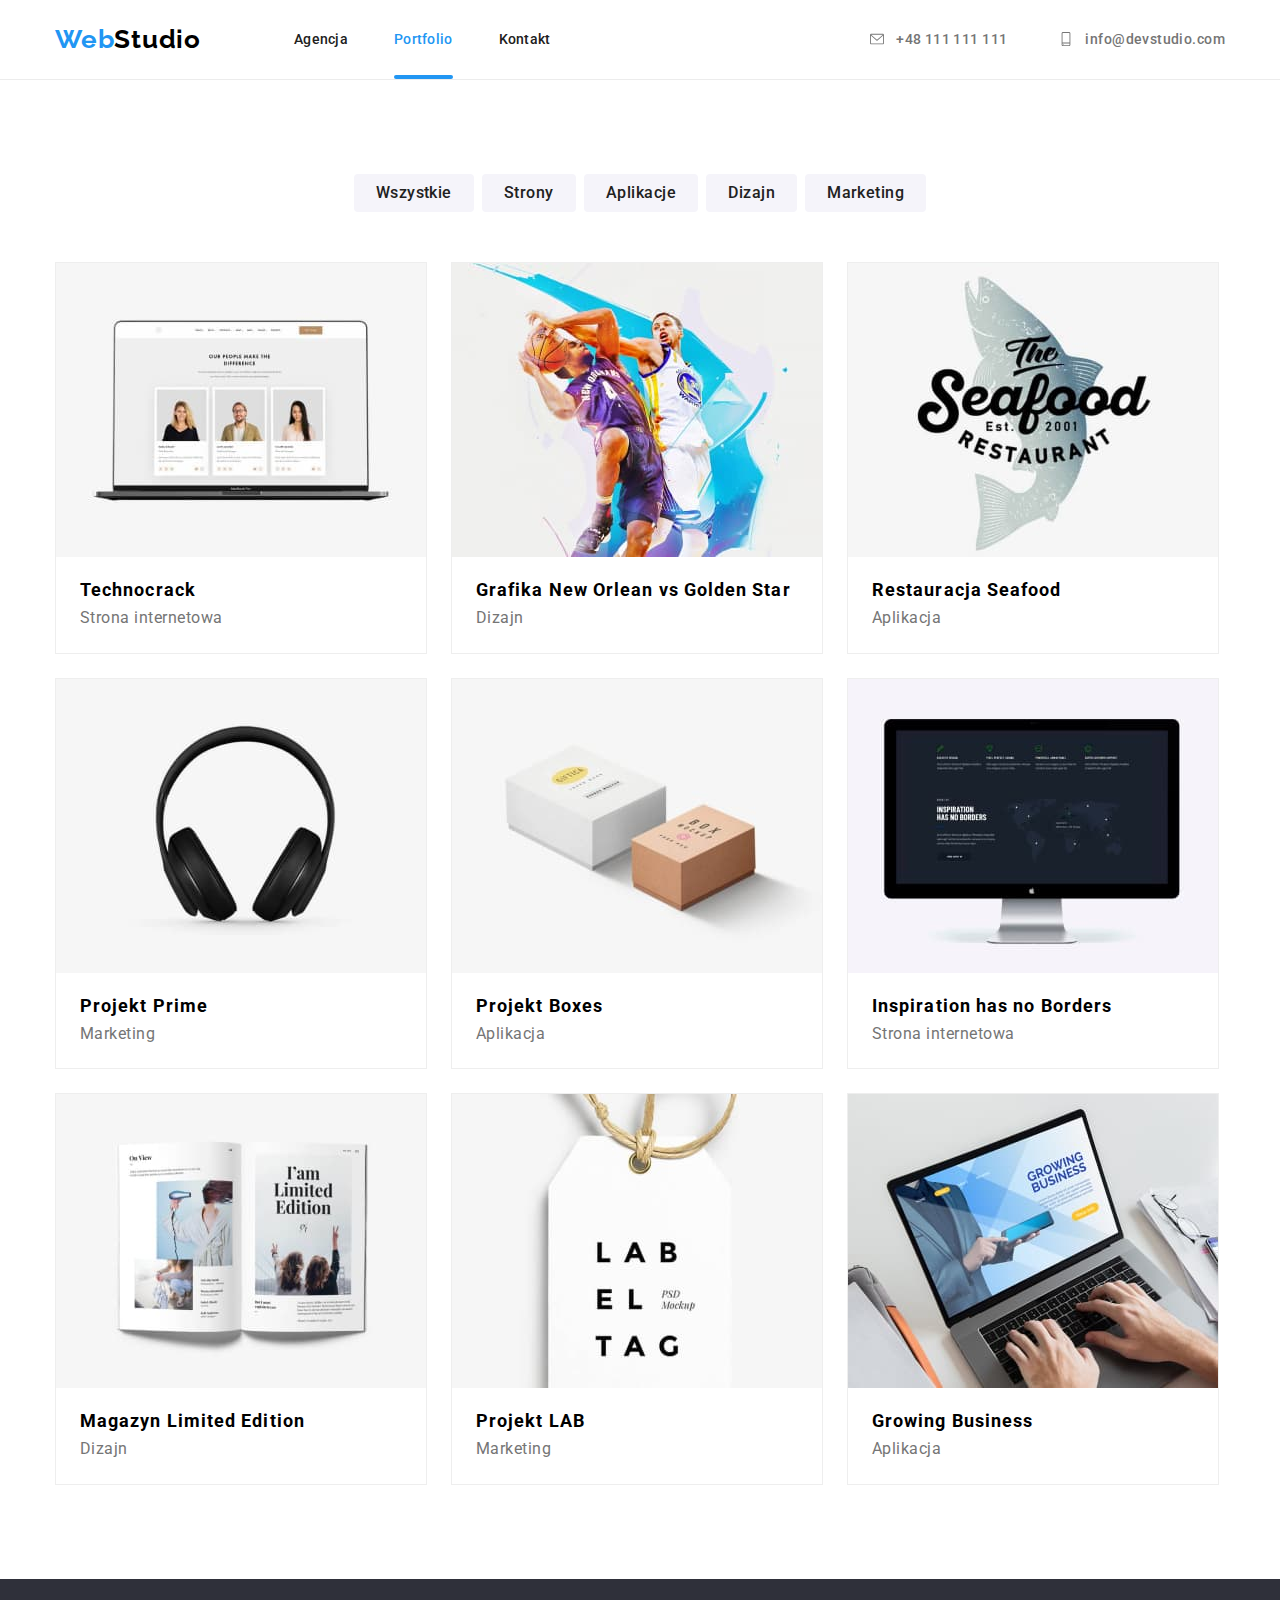
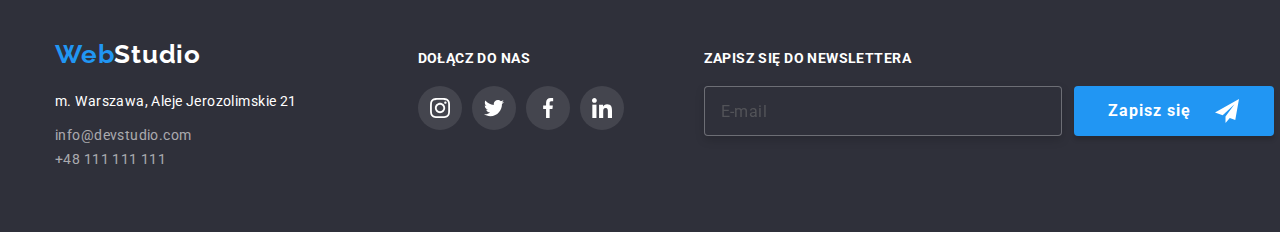
<file: portfolio.html>
<!DOCTYPE html>
<html lang="en">
   <head>
      <meta charset="UTF-8" />
      <meta http-equiv="X-UA-Compatible" content="IE=edge" />
      <meta name="viewport" content="width=device-width, initial-scale=1.0" />
      <link rel="stylesheet" href="https://cdnjs.cloudflare.com/ajax/libs/modern-normalize/1.0.0/modern-normalize.min.css"/>
      <title>Portfolio</title>
      <link href="css/style.css" rel="stylesheet" />
      <link rel="preconnect" href="https://fonts.googleapis.com" />
      <link rel="preconnect" href="https://fonts.gstatic.com" crossorigin />
      <link
        href="https://fonts.googleapis.com/css2?family=Raleway:wght@700&family=Roboto:wght@400;500;700;900&display=swap"
        rel="stylesheet"/>
       
    </head>
  <body>
 
    <header class="header">
      <div class="container container--row">     
          <a class="company-name link" href="index.html"><span class="company-name--web-color">Web</span>Studio</a>

            <nav class="header__navigation">
              <ul class="header-list">
                <li class="header-list__item">
                  <a class="header-list__link link " href="index.html">Agencja</a>
                </li>
                <li class="header-list__item">
                  <a class="header-list__link link after" href="portfolio.html">Portfolio</a>
                </li>
                <li class="header-list__item">
                  <a class="header-list__link link" href="#contact">Kontakt</a>
                </li>
              </ul>
            </nav>
           
            <ul class="contact-list section-right">
              <li class="contact-list__item">
                
                  <a class="contact-list__link" href="tel:+48111111111"><svg class="contact-list__icon">
                    <use href="./images/icons.svg#icon-envelope"></use></svg>+48 111 111 111</a>
              </li>
                <li class="contact-list__item">          
                <a class="contact-list__link" href="mailto:info@devstudio.com"><svg class="contact-list__icon">
                  <use href="./images/icons.svg#icon-smartphone"></use></svg>         
                  info@devstudio.com</a>
              </li>
            </ul>
         </div>
      </header>

    <main>
      <section class="section category-menu">
        <div class="container">
          <ul class="category-menu__list">
            <li class="category-menu__button"><button class="active-btn link button" type="button">Wszystkie</button></li>
            <li class="category-menu__button"><button class="active-btn link button" type="button">Strony</button></li>
            <li class="category-menu__button"><button class="active-btn link button" type="button">Aplikacje</button></li>
            <li class="category-menu__button"><button class="active-btn link button" type="button">Dizajn</button></li>
            <li class="category-menu__button"><button class="active-btn link button" type="button">Marketing</button></li>
          </ul>
      </div>
      </section>

      <section class="categories section ">
        <div class="container">
        <ul class="categories__list">
          <li class="categories__item">             
              <a class="categories__link" href="/">
               <div class="categories__card">
                <img class="categories__img"
                src="images/technocrack.jpg"
                alt="Laptop"
                width="370"
                height="294"/>
                <div class="categories__overlay">
                  <p class="categories__description">Technocrack jest popularną platformą wykorzystywaną do rozpowszechniania koronawirusa. Firmy wykorzystują tę platformę do celów szpiegowskich i ataków na niezabezpieczone serwery konkurencji</p>
                </div>
              </div>
              <div class="categories__caption">
                <p class="categories__title">Technocrack</p>
                <p class="categories__subtitle">Strona internetowa</p>
              </div>
            </a>
           
          
          </li>
          <li class="categories__item">           
           
              <a class="categories__link" href="/">
               <div class="categories__card">
                <img class="categories__img"
                src="images/basketball.jpg"
                alt="basketball"
                width="370"
                height="294"/>
                <div class="categories__overlay">
                  <p class="categories__description">Technocrack jest popularną platformą wykorzystywaną do rozpowszechniania koronawirusa. Firmy wykorzystują tę platformę do celów szpiegowskich i ataków na niezabezpieczone serwery konkurencji</p>
                </div>
              </div>
              <div class="categories__caption">
                <p class="categories__title">Grafika New Orlean vs Golden Star</p>
                <p class="categories__subtitle">Dizajn</p>
              </div>
            
            </a>
          </li>
          <li class="categories__item">            
          
              <a class="categories__link" href="/">
               <div class="categories__card">
                <img class="categories__img"
                src="images/restaurant.jpg"
                alt="restaurant"
                width="370"
                height="294"/>
                <div class="categories__overlay">
                  <p class="categories__description">Technocrack jest popularną platformą wykorzystywaną do rozpowszechniania koronawirusa. Firmy wykorzystują tę platformę do celów szpiegowskich i ataków na niezabezpieczone serwery konkurencji</p>
                </div>
            </div>       
            <div class="categories__caption">
                <p class="categories__title">Restauracja Seafood</p>
                <p class="categories__subtitle">Aplikacja</p>
              </div>
            </a>
          
            
          </li>
          <li class="categories__item">
           
           
              <a class="categories__link" href="/">
               <div class="categories__card">
                <img class="categories__img"
                src="images/headphones.jpg"
                alt="headphones"
                width="370"
                height="294"/>
                <div class="categories__overlay">
                  <p class="categories__description">Technocrack jest popularną platformą wykorzystywaną do rozpowszechniania koronawirusa. Firmy wykorzystują tę platformę do celów szpiegowskich i ataków na niezabezpieczone serwery konkurencji</p>
                </div>
              </div>
              <div class="categories__caption">
                <p class="categories__title">Projekt Prime</p>
                <p class="categories__subtitle">Marketing</p>
              </div>
            </a>
            
           
          </li>
          <li class="categories__item">
            
    
              <a class="categories__link" href="/">
               <div class="categories__card">
                <img class="categories__img"
                src="images/boxes.jpg"
                alt="categories__card"
                width="370"
                height="294"/>
                <div class="categories__overlay">
                  <p class="categories__description">Technocrack jest popularną platformą wykorzystywaną do rozpowszechniania koronawirusa. Firmy wykorzystują tę platformę do celów szpiegowskich i ataków na niezabezpieczone serwery konkurencji</p>
                </div>
              </div>
              <div class="categories__caption">
                <p class="categories__title">Projekt Boxes</p>
                <p class="categories__subtitle">Aplikacja</p>
              </div>
            </a>
    
            
          </li>
          <li class="categories__item">
            
          
              <a class="categories__link" href="/">
               <div class="categories__card">
                <img class="categories__img"
                src="images/inspiration.jpg"
                alt="inspiration"
                width="370"
                height="294"/>
                <div class="categories__overlay">
                  <p class="categories__description">Technocrack jest popularną platformą wykorzystywaną do rozpowszechniania koronawirusa. Firmy wykorzystują tę platformę do celów szpiegowskich i ataków na niezabezpieczone serwery konkurencji</p>
                </div>
              </div>
              <div class="categories__caption">
                <p class="categories__title">Inspiration has no Borders</p>
                <p class="categories__subtitle">Strona internetowa</p>
              </div>
            </a>
         
            
          </li>
          <li class="categories__item">
            
          
              <a class="categories__link" href="/">
               <div class="categories__card">
                <img class="categories__img"
                src="images/magazine.jpg"
                alt="magazine"
                width="370"
                height="294"/>
                <div class="categories__overlay">
                  <p class="categories__description">Technocrack jest popularną platformą wykorzystywaną do rozpowszechniania koronawirusa. Firmy wykorzystują tę platformę do celów szpiegowskich i ataków na niezabezpieczone serwery konkurencji</p>
                </div>
              </div>
              <div class="categories__caption">
                <p class="categories__title">Magazyn Limited Edition</p>
                <p class="categories__subtitle">Dizajn</p>
              </div>
            </a>
       
            
          </li>
          <li class="categories__item">
            
     
              <a class="categories__link" href="/">
               <div class="categories__card">
                <img class="categories__img"
                src="images/projectlab.jpg"
                alt="projectlab"
                width="370"
                height="294"/>
                <div class="categories__overlay">
                  <p class="categories__description">Technocrack jest popularną platformą wykorzystywaną do rozpowszechniania koronawirusa. Firmy wykorzystują tę platformę do celów szpiegowskich i ataków na niezabezpieczone serwery konkurencji</p>
                </div>
              </div>
              <div class="categories__caption">
                <p class="categories__title">Projekt LAB</p>
                <p class="categories__subtitle">Marketing</p>
              </div>
            </a>
   
            
          </li>
          <li class="categories__item">
            

              <a class="categories__link" href="/">
               <div class="categories__card">
                <img class="categories__img"
                src="images/business.jpg"
                alt="business"
                width="370"
                height="294"/>
                <div class="categories__overlay">
                  <p class="categories__description">Technocrack jest popularną platformą wykorzystywaną do rozpowszechniania koronawirusa. Firmy wykorzystują tę platformę do celów szpiegowskich i ataków na niezabezpieczone serwery konkurencji</p>
                </div>
              </div>
              <div class="categories__caption">
                <p class="categories__title">Growing Business</p>
                <p class="categories__subtitle">Aplikacja</p>
              </div>
            </a>

            
           </li>
        </ul>
      </section>
    </main>   
    <footer class="footer-section">

      <div class="container container--footer">
                <div class="left-side-footer">
                      <a class="company-name link" href="index.html"><span class="company-name--web-color">Web</span><span class="company-name--studio-color">Studio</span></a>
              <address class="footer-section__address" id="contact">
                <p class="footer-section__description">m. Warszawa, Aleje Jerozolimskie 21</p>
                <p><a class="footer-section__link" href="mailto:info@devstudio.com">info@devstudio.com<a></p>
                <p><a class="footer-section__link" href="tel:+48111111111">+48 111 111 111</a></p>
              </address>
         </div>
    
         <div class="join-us">
          <p class="join-us__header">DOŁĄCZ DO NAS</p>
            <ul class="join-us__list">
              <li class="join-us__item">
                <a class="join-us__links join-us__links--footer" href="https://www.instagram.com/" target="_blank"><svg class="join-us__svg" width="20px" height="20px">
                  <use class="join-us__icon" href="./images/icons.svg#icon-instagram" x="50%" y="50%"></use></svg>
                </a>
              </li>
              <li class="join-us__item">
                <a class="join-us__links join-us__links--footer" href="https://www.instagram.com/" target="_blank"><svg class="join-us__svg" width="20px" height="20px">
                  <use class="join-us__icon" href="./images/icons.svg#icon-twitter" x="50%" y="50%"></use></svg></a>
              </li>
              <li class="join-us__item">
                <a class="join-us__links join-us__links--footer" href="https://www.instagram.com/" target="_blank"><svg class="join-us__svg" width="20px" height="20px">
                    <use class="join-us__icon" href="./images/icons.svg#icon-facebook" x="50%" y="50%"></use></svg>
                  </a>
              </li>
              <li class="join-us__item">
                <a class="join-us__links join-us__links--footer" href="https://www.instagram.com/" target="_blank"><svg class="join-us__svg" width="20px" height="20px">
                  <use class="join-us__icon" href="./images/icons.svg#icon-linkedin" x="50%" y="50%"></use></svg>
                </a>
              </li>
            </ul>
        </div>
    
        <form name="footer-form" autocomplete="on" novalidate>
          <p class="footer-form__header">Zapisz się do newslettera</p>
            <label class="footer__label">
              <div class="footer-form__group">
                <input class="footer-form__input" type="email" name="email" placeholder="E-mail"/>     
                <button class="submit-button" type="submit">Zapisz się<svg class="submit-button__svg" width="24px" height="24px"> <use class="submit-button__icon" href="./images/icons.svg#icon-icon-send" x="50%" y="50%"></use> </svg></button>
              </div>
            </label>   
        </form>
    
      
      </div>
    </footer>
    <script src="./js/modal.js"></script>
  </body>
</html>
</file>
<file: css/style.css>
:root {
  --active-color: #2196f3;
  --second-background: #2f303a;
  --third-background: #f5f4fa;
  --main-font-color: #757575;
  --second-font-color: #212121;
  --button-background: #f5f4fa;
}
body {
  font-family: "Roboto", sans-serif, "Raleway", sans-serif;
  color: var(--second-font-color);
  box-sizing: border-categories__card;
font-size:14px;
letter-spacing: 0.3em;
}
li {
  list-style: none;
}

h1,
h2,
h3,
h4,
h5,
h6,
p {
  margin: 0;
}
img {
  display: block;
  max-width: 100%;
  height: auto;
}
ul,
ol {
  list-style: none;
  padding-left: 0;
  margin: 0;
}
a {
  text-decoration: none;
}
address {
  font-style: normal;
}
button {
  display: block;
  cursor: pointer;
  border: none;
  border-radius: 4px;
}
form{
  display:flex;
  flex-direction: column;
}
.section {
  padding-top: 94px;
  padding-bottom: 94px;
}

.container {
  width: 1200px;
  margin: 0 auto;
  padding: 0 15px;
}

/* ====== SAME COMPONENTS ====== */

.company-name--web-color {
  color: var(--active-color);
}
.company-name {
  font-family: "Raleway", sans-serif;
  font-weight: 700;
  font-size: 26px;
  line-height: 1.192;
  color: #000000;
  letter-spacing: 0.03em;
}

.link {
  cursor: pointer;
  text-decoration: none;
}

.logo {
  width: 145px;
  height: 31px;
}
.section {
  padding: 94px 15px;
}
/* ====== END SAME COMPONENTS ====== */

/* ====== HEADER ====== */
.header{
  display: flex;
  align-items: center;
  height: 80px;
  border-bottom: 1px solid #ececec;

}

.container--row{
    display: flex;
  align-items:center;
}

.header-list__item {
  text-decoration: none;
  font-weight: 500;
  font-size: 14px;
  line-height: 1.143;
  letter-spacing: 0.02em;
  position: relative;
}

.header-list{
  display: flex;
  gap: 46px ;
}

.header-list__link {
  color: var(--second-font-color);
  text-decoration: none;
  transition-property: color;
  transition-duration: 250ms;
  transition-timing-function:cubic-bezier(0.4, 0, 0.2, 1);

}
.header-list__link:hover,
.header-list__link:focus {
  color: var(--active-color);
}

.after{
  color: var(--active-color);
  position: relative;
}
.after::after{
content: "";
display: block;
width: 100%;
background-color:var(--active-color);
height: 4px;
position: absolute;
border-radius: 4px;
margin-top: 28px;
}

.header__navigation{
  margin-left: 93px;
}

.section-right{
   margin-left:auto;
   display: flex;
   gap: 50px;
}
.contact-list__item {
  display: inline-block;
  text-decoration: none;
  font-weight: 500;
  font-size: 14px;
  line-height: 1.143;
  color: var(--main-font-color);
  letter-spacing: .03em;
  justify-content: space-between; 

  
}
.contact-list__link {
  color: var(--main-font-color);
  text-decoration: none;
  display:flex;
  gap:10px;
  align-items: center;
  transition-property: color;
  transition-duration: 250ms;
  transition-timing-function:cubic-bezier(0.4, 0, 0.2, 1);
}
.contact-list__link:hover,
.contact-list__link:focus{
  color: var(--active-color);
}

.contact-list__icon{
  fill: currentColor;
  transition-property: fill;
  transition-duration: 250ms;
  transition-timing-function:cubic-bezier(0.4, 0, 0.2, 1);
}


 .contact-list__icon{
  width: 18px;
  height: 14px;
   }


/* ====== END HEADER ====== */

/* ====== MAIN SECTION ====== */

.main-section {
  background-color: var(--second-background);
  background-image: linear-gradient(90deg, rgba(47, 48, 58, 0.4) 0%, rgba(47, 48, 58, 0.4) 0%), url('../images/header-background-image.jpg');
  background-size: cover;
  background-repeat: no-repeat;
  height: 600px;
  max-width: 1600px;
  margin:0 auto;
  padding:200px 0;
}
.main-section__title {
  color: #ffffff;
  width: 696px;
  text-align: center;
  margin: 0 auto;
  letter-spacing: 0.06em;
  font-size: 44px;
  font-weight: 900;
  margin-bottom: 30px;
}

.main-section__button .link {
  display: flex;
  color: #ffffff;
  background-color: var(--active-color);
  font-weight: 700;
  border: none;
  letter-spacing: 0.06em;
  font-size: 16px;;
  border-radius: 4px;
   min-width: 200px;
  align-items: center;
  padding: 18px 41px;
align-items: center;
text-align: center;
margin:0 auto;
justify-content: center;
}
/* ====== END MAIN SECTION ====== */

/* ====== ASSETS SECTION ====== */
.assets-section{
   padding: 94px 0px;
}
.assets-section__list {
  display: flex;
  gap:30px;
}

.assets-section__group{
  background-color: #F5F4FA;
  border-radius: 4px;
  height:120px;
  width:270px;
  display: flex;
  justify-content: center;
  align-items: center;
  position: relative;
}

.assets-section__icon{
  position: absolute;
  top: 50%;
  left: 50%;
  transform: translate(-50%, -50%);
 }

.assets-section__header {
  font-size: 14px;
  line-height: 1.143;
  letter-spacing: 0.03em;
  margin-top:30px;
  margin-bottom:10px;
  font-weight: 700;
  font-family: 'Roboto';
  color: #212121;
}
.assets-section__description {
  font-size: 14px;
  line-height: 1.714;
  letter-spacing: .03em;
  color: var(--main-font-color);
  font-weight: 400;
  font-family: "Roboto";
}
.assets-section__item {
  justify-content: space-between;
  flex-direction: column;
}

/* ====== END ASSETS SECTION ====== */

/* ====== SERVICE SECTION ====== */

.service__header {
  font-weight: 700;
  font-size: 36px;
  line-height: 1.167;
  text-align: center;
  margin-bottom: 50px;
  letter-spacing: 0.03em;
  color: #212121;
}
.service {
  padding-top: 0px;
}
.service__list {
  display: flex;
  justify-content: space-between;
  padding-inline-start: 0px;
}

.service__thumb{
  position: relative;
}
.service__image{
  display: block;
}

.service__description{
  font-family: 'Roboto';
  font-weight: 700;
  font-size: 14px;
  line-height: 1.142;
  letter-spacing: 0.03em;
  text-transform: uppercase;
  color: #FFFFFF;
  height: 70px;
  width: 370px;
  background: rgba(47, 48, 58, 0.8);
  position: absolute;
  bottom: 0px;
  display: flex;
  align-items: center;
  justify-content: center;
}

/* ====== END SERVICE SECTION ====== */

/* ====== TEAM SECTION ====== */
.our-team {
  background-color: var(--third-background);
  padding: 94px 0px;
}
.our-team__list {
  display: flex;
  gap: 30px;
}
.our-team__header {
  font-size: 36px;
  line-height: 1.167;
  text-align: center;
  margin-bottom: 50px;
  font-family:"Roboto";
  letter-spacing: 0.03em;
  color: #212121;
  font-weight: 700;
}
.our-team__name {
  font-family:"Roboto";
  font-weight: 500;
  font-size: 16px;
  line-height: 1.188;
  color: #212121;
  letter-spacing: 0.03em;
}
.our-team__occupation {
  font-family:"roboto";
  font-weight: 400;
  font-size: 16px;
  line-height: 1.188;
  color: var(--main-font-color);
  margin-top: 10px;
  letter-spacing: 0.03em;
}
.our-team__item {
  background-color: var(--third-background);
  box-shadow: 0px 1px 3px rgba(0, 0, 0, 0.12), 0px 1px 1px rgba(0, 0, 0, 0.14), 0px 2px 1px rgba(0, 0, 0, 0.2);
  border-radius: 0px 0px 4px 4px;
  background-color: #ffffff;
  margin: 0 auto;
}

.our-team__item:hover,
.our-team__item:focus{
  box-shadow: 0px 1px 3px rgba(0, 0, 0, 0.25), 0px 1px 1px rgba(0, 0, 0, 0.25), 0px 2px 1px rgba(0, 0, 0, 0.25);
  border-radius: 0px 0px 4px 4px;  
}

.our-team__description {
  text-align: center;
  padding: 30px 0px;
}
.social{
  display:flex;
  justify-content:center;
  gap:10px;
  margin-top:16px;
}

.social__link{
  display: flex;
  align-items: center;
  justify-content: center;
  width: 44px;
  height: 44px;
  border-radius: 50%;
  position: relative;
  color:#AFB1B8;
  transition-property:background-color;
transition-duration: 250ms;
transition-timing-function:cubic-bezier(0.4, 0, 0.2, 1)

}
.social__svg{
fill: currentColor;
transition-property:color, background-color;
transition-duration: 250ms;
transition-timing-function:cubic-bezier(0.4, 0, 0.2, 1)
}

.social__link:hover,
.social__link:focus{
  background-color: var(--active-color);
  color:#fff
}

.social__svg:hover, 
.social__svg:focus{
  fill:#ffffff
}

.social__icon{
  transition-property: fill;
transition-duration: 250ms;
transition-timing-function:cubic-bezier(0.4, 0, 0.2, 1);
position: absolute;
top: 50%;
left: 50%;
transform: translate(-50%, -50%);
}

.social__icon:hover,
.social__icon:focus{
  fill:#ffffff 
}

/* ====== END TEAM SECTION ====== */

/* ====== CUSTOMERS SECTION ====== */
.customers{
padding: 94px 0px;
}

.customers__list{
  display: flex;
  gap: 30px;

}
.customers__link{
  border: 1px solid currentColor;
  border-radius: 4px ;
  color:#AFB1B8 ;
  width: 170px;
  height: 92px;
  display: flex;
  justify-content: center;
  align-items: center;
  transition-property: color;
  transition-duration: 250ms;
  transition-timing-function:cubic-bezier(0.4, 0, 0.2, 1)
}

.customers__link:hover,
.customers__link:focus{
  color: var(--active-color);
 
}

.customers__icon{
  fill: currentColor;
  transition-property: fill;
transition-duration: 250ms;
transition-timing-function:cubic-bezier(0.4, 0, 0.2, 1);
position: absolute;
top: 50%;
left: 50%;
transform: translate(-50%, -50%);
display:flex
}



.customers__header{
  font-size: 36px;
  line-height: 1.167;
  text-align: center;
  font-family:"Roboto";
  letter-spacing: 0.03em;
  color: #212121;
  font-weight: 700;
  margin-bottom: 50px;
  }

/* ====== END CUSTOMERS SECTION ====== */

/* ====== FOOTER SECTION ====== */

.company-name--studio-color {
  color: #ffffff;
}
.container--footer {
   display: flex;
   align-items: baseline;
  gap:70px;
 }
.footer-section {
  background-color: var(--second-background);
  padding: 60px 0px;
}

.left-side-footer{
  min-width: 25%;
}

.footer-section__description {
  font-family: 'Roboto';
  font-size: 14px;
  line-height: 1.714;
  letter-spacing: .03em;
  color: #ffffff;
  padding-top: 20px;
  padding-bottom: 10px;
}

.footer-section__link{
  font-weight: 400;
  text-decoration: none;
  color: rgba(255, 255, 255, 0.6);
  font-family: 'Roboto';
  font-size: 14px;
  line-height: 1.714;
  letter-spacing: 0.03em;
  background-color: var(--second-background);
  transition-property: color;
transition-duration: 250ms;
transition-timing-function:cubic-bezier(0.4, 0, 0.2, 1)
}
.footer-section__link:hover,
.footer-section__link:focus {
  color: var(--active-color);
}


.join-us{
  display:flex;
  flex-direction: column;
}

.join-us__header{
  display: flex;
  flex-direction: row;
  font-size: 14px;
  line-height: 1.167;
  text-align: center;
  margin-bottom: 20px;
  letter-spacing: 0.03em;
  color:#ffffff;
  font-weight: 700;
  }

  .join-us__list{
    display: flex;
    justify-content:flex-start;
  }
  .join-us__item{
    display:flex;
    justify-content:flex-start;
    margin-right: 10px;
  }
  
  .join-us__links--footer:hover,
  .join-us__links--footer:focus{
  background-color: var(--active-color)
  }

  
  .join-us__icon{
    fill: #ffffff;
    position: absolute;
    top: 50%;
    left: 50%;
    transform: translate(-50%, -50%);
  }
   .join-us__links{
    display:flex;
    justify-content:center;
    padding-inline-start:0px;
    padding-bottom: 20px;
    flex-direction: column;  
  }
  .join-us__links--footer{
    display: flex;
    align-items: center;
    justify-content: center;
    width: 44px;
    height: 44px;
    border-radius: 50%;
    position: relative;
    border-radius: 50% ;
    background-color:rgba(255, 255, 255, 0.1);
    display: flex;
    justify-content: space-evenly;
    transition-property: background-color;
    transition-duration: 250ms;
    transition-timing-function:cubic-bezier(0.4, 0, 0.2, 1)
     }
    .join-us__svg{
     position: absolute;
     top: 50%;
     left: 50%;
     transform: translate(-50%, -50%);
    }

    .footer-form__group{
      display: flex;
      flex-direction: row;
      gap: 12px;
      
    }

 
    .footer-form__header{
      display: flex;
      font-size: 14px;
      line-height: 1.167;
      text-align: center;
      margin-bottom: 20px;
      letter-spacing: 0.03em;
      color:#ffffff;
      font-weight: 700;
      text-transform: uppercase;
      }

     
      .footer-form__input{
        width: 358px;
        height: 50px;
        font-family: 'Roboto';
        font-weight: 400;
        font-size: 16px;
        line-height: 1.25;
        display: flex;
        align-items: center;
        letter-spacing: 0.03em;
        color: rgba(255, 255, 255, 0.6);
        background: #2F303A;
        border: 1px solid rgba(255, 255, 255, 0.3);
        filter: drop-shadow(0px 4px 4px rgba(0, 0, 0, 0.15));
        border-radius: 4px;
        transition-property: border-color;
        transition-duration: 250ms;
        transition-timing-function:cubic-bezier(0.4, 0, 0.2, 1);
        padding-left: 16px;
      }

      .footer-form__input:hover{
        border-color: var(--active-color)
      }


      .submit-button{
        width: 200px;
        height: 50px;
        background: #2196F3;
        box-shadow: 0px 4px 4px rgba(0, 0, 0, 0.15);
        border-radius: 4px;
        font-family: 'Roboto';
        font-weight: 700;
        font-size: 16px;
        line-height: 1.875;
        letter-spacing: 0.06em;
        color: #FFFFFF;
        fill: #FFFFFF;
        display: flex;
        align-items: center;
        gap:24px;
        justify-content: center;
        }

      .submit-button__svg{
        display: flex;
        align-items: center;

      }

      .submit-button__icon{
        transform: translate(-50%, -50%); 
      } 
/* 
      #icon-send.icon-send{
      
      } */

/* ====== END FOOTER SECTION ====== */

/* ====== MODAL WINDOW ====== */

.backdrop{
position:fixed;
width: 100%;
height: 100%;
left: 0px;
top: 0px;
background: rgba(0, 0, 0, 0.2);
transition-property: opacity, visibility;
transition-duration: 250ms;
transition-timing-function:cubic-bezier(0.4, 0, 0.2, 1)
}

.modal{
position: absolute;
width: 528px;
min-height: 581px;
background: #FFFFFF;
box-shadow: 0px 1px 3px rgba(0, 0, 0, 0.12), 0px 1px 1px rgba(0, 0, 0, 0.14), 0px 2px 1px rgba(0, 0, 0, 0.2);
border-radius: 4px;
top: 50%;
left: 50%;
transform: translate(-50%, -50%);
padding-bottom: 40px;
}

.close-btn{
  position:absolute;
  top:8px;
  right:8px;
  width: 30px;
  height: 30px;
  background-color: #FFFFFF;
  border:1px solid rgba(0, 0, 0, 0.1);
  border-radius: 50%;
  cursor:pointer;
  color: #212121;
  font-size: 22px;
  text-align: center;
  display: flex;
  align-items: center;
  justify-content: center;

}

.modal--svg-close{
  display: flex;
  align-items: center;
}

.modal--icon-close{
  transform: translate(-50%, -50%); 
  width:11px;
  height: 11px;
} 

.is-hidden{
  opacity: 0;
  visibility:hidden;
  pointer-events: none;
}


.signup-form__group{
  margin-top: 12px;
  padding-right:40px;
  padding-left:40px;
  display: flex;
  flex-direction: column;
}
.signup-form__header{
font-family: 'Roboto';
font-weight: 700;
font-size: 20px;
line-height: 1.15px;
text-align: center;
letter-spacing: 0.03em;
color: #212121;
margin-top: 40px;
margin-bottom: 15px;
display: flex;
align-items: center;
justify-content: center;
}

.signup-form__container{
  position:relative;
  display:inline-block;
  margin-bottom: 20px;
  margin-top: 12px;
}


.signup-form__description{
  font-family: 'Roboto';
  font-weight: 400;
  font-size: 12px;
  letter-spacing: 0.01em;
  color: #757575;
  position: absolute;
top:-20px;
}

.signup-form__input{
  width:100%;
  border: 1px solid rgba(33, 33, 33, 0.2);
  border-radius: 4px;
  transition:border-color 250ms cubic-bezier(0.4, 0, 0.2, 1);
  height:40px;
  padding-left:42px;
font-family: 'Roboto';
font-weight: 400;
font-size: 12px;
line-height: 1.67;
letter-spacing: 0.01em;
color: rgba(117, 117, 117, 0.5);
}

.signup-form__textarea{
  border: 1px solid rgba(33, 33, 33, 0.2);
  border-radius: 4px;
  padding:12px 16px;
  resize: none;
  font-family: 'Roboto';
  width: 100%;
  font-weight: 400;
  font-size: 12px;
  line-height: 1.67;
  letter-spacing: 0.01em;
  color: rgba(117, 117, 117, 0.5);
  transition:border-color 250ms cubic-bezier(0.4, 0, 0.2, 1);
  }

  .signup-form__textarea:hover,
  .signup-form__textarea:focus{
  outline:none;
  border-color: var(--active-color);
}

::placeholder{
  color: rgba(117, 117, 117, 0.5);
}

.signup-form__svg{
position: absolute;
top:50%;
left: 12px;
transform: translateY(-50%);
transition: fill 250ms cubic-bezier(0.4, 0, 0.2, 1);
}

.signup-form__icon{
width:12px ;
height:12px;
}


.signup-form__input:hover,
.signup-form__input:focus{
  outline:none;
  border-color: var(--active-color);
}

.signup-form__input:hover + .signup-form__svg {
  fill: var(--active-color);
}

.signup-form__input:focus + .signup-form__svg {
  fill: var(--active-color);
}

.submit-modal-button{
  width:200px;
  height:50px;
  background: #2196F3;
  box-shadow: 0px 4px 4px rgba(0, 0, 0, 0.15);
  border-radius: 4px;
  display: flex;
  align-items: center;
  justify-content: center;
  margin:0 auto;
  font-family: 'Roboto';
  font-style: normal;
  font-weight: 700;
  font-size: 16px;
  line-height: 1.88;
  letter-spacing: 0.06em;
  color: #FFFFFF;
  margin-top: 30px;
}

.form-field{
  margin-bottom: 30px;
  margin-left: 55px;
  margin-right: 55px;
}
.form-description{
font-family: 'Roboto';
font-weight: 400;
font-size: 14px;
line-height: 1.71;
letter-spacing: 0.03em;
color: #757575;
filter: drop-shadow(0px 4px 4px rgba(0, 0, 0, 0.25));
padding-left: 4px;
}

.inner {
  padding-left: 40px;
  padding-right: 40px;
  width: 100%;
  display: flex;
  align-items: center;
 }

.privacy-policy{
  text-decoration-line: underline;
  color: #2196F3;
  filter: drop-shadow(0px 4px 4px rgba(0, 0, 0, 0.25));
}

.option {
  display: block;
  margin-bottom: 9px;
  
}

/* Check */

.check {
  padding-left: 32px;
}

.check__input {
  position: absolute;
  clip: rect(0 0 0 0);
  width: 1px;
  height: 1px;
  margin: -1px;
}

.check__box {
  position: absolute;
  margin-top: -5px;
  margin-left: -20px;
  width: 16px;
  height: 15px;
  overflow: hidden;
  border: 2px solid #000000;
  border-radius: 2px;
  background-color: white;
  background-repeat: no-repeat;
  background-position: 50% 50%;
  filter: drop-shadow(0px 4px 4px rgba(0, 0, 0, 0.25));
}

/* Checked */

.check__input:checked + .check__box {
  background-image: url(/images/icon-check.svg);
  border: none;
}

/* Focused */

/* .check__input:focus + .check__box {
  background-image: url(/images/icon-check.svg);
} */

/* Disabled */

.check__input:disabled + .check__box {
  border: 2px solid #000000;
  background-color: white;
}



/* =============== PORTFOLIO PAGE =============== */

/* ====== MENU SECTION ====== */
.category-menu__list{
  display: flex;
  padding-inline-start: 0px;
  justify-content: center;
  gap: 8px;
}
.category-menu__button{
  margin: 0;
  justify-content: center;
  align-items: center;
 
}

.button {
  background-color: var(--button-background);
  font-family: 'Roboto';
  font-size: 16px;
  line-height: 1.625;
  color: var(--second-font-color);
  letter-spacing: .03em;
  font-weight: 500;
  border: none;
  border-radius: 4px;
  padding: 6px 22px;
  transition-property: background-color, color, box-shadow;
  transition-duration: 250ms;
  transition-timing-function:cubic-bezier(0.4, 0, 0.2, 1)
  
}
.button:hover,
.button:focus {
  background-color: var(--active-color);
  color: #ffffff;
  box-shadow: 0px 3px 1px rgba(0, 0, 0, 0.1), 0px 1px 2px rgba(0, 0, 0, 0.08), 0px 2px 2px rgba(0, 0, 0, 0.12);
}
/* ====== END MENU SECTION ====== */

/* ====== CATEGORIES SECTION ====== */
.categories__list {
  display: flex;
  flex-wrap: wrap;
  padding-inline-start: 0px;
  gap: 24px;
  max-width: 100%;
  flex-basis: calc((100% - 2*30px) / 3)
 }


.categories {
  padding-top: 50px;
}
.category-menu{
  padding-bottom: 0%;
}

 .categories__overlay{
  position: absolute;
  top: 0;
  left: 0;
  width: 370px;
  height: 294px;
  transform: translateY(100%);
  background: rgba(33, 150, 243, 0.9);
  transition: transform 250ms cubic-bezier(0.4, 0, 0.2, 1);
   }

.categories__description{
  font-family: 'Roboto';
  font-weight: 400;
  font-size: 18px;
  line-height: 2;
  letter-spacing: 0.03em;
  color: #FFFFFF;
  display: flex;
  align-items: center;
  padding:20px;
 } 

 .categories__link:hover .categories__overlay, 
 .categories__link:focus .categories__overlay  {
  transform: translateY(0);
}


 .categories__card{
  width: 370px;
  height: 294px;
  position: relative;
  overflow: hidden;
  display:flex
 }


.categories__link{
  display: block ;
  border: 1px solid #EEEEEE;
  height:100%;
  display: block;
  margin-inline-end: 30px;
  margin: 0px
  
}



.categories__caption {
  margin: 20px 24px 20px 24px;
}
.categories__link{
  transition-property: categories__card-shadow;
  transition-duration: 250ms;
  transition-timing-function:cubic-bezier(0.4, 0, 0.2, 1)
}
.categories__link:hover,
.categories__link:focus{
  box-shadow: 0px 1px 1px rgba(0, 0, 0, 0.12), 0px 4px 4px rgba(0, 0, 0, 0.06), 1px 4px 6px rgba(0, 0, 0, 0.16);
}

.categories__title {
  font-weight: 700;
  font-size: 18px;
  line-height: 1.444;
  letter-spacing: 0.06em;
  color: #000000;
  font-family: 'Roboto';
}
.categories__subtitle {
  font-size: 16px;
  font-family: 'Roboto';
  line-height: 1.85;
  color: #757575;
  letter-spacing: 0.03em;
  font-weight: 400;
}

/* ====== END CATEGORIES SECTION ====== */
</file>
